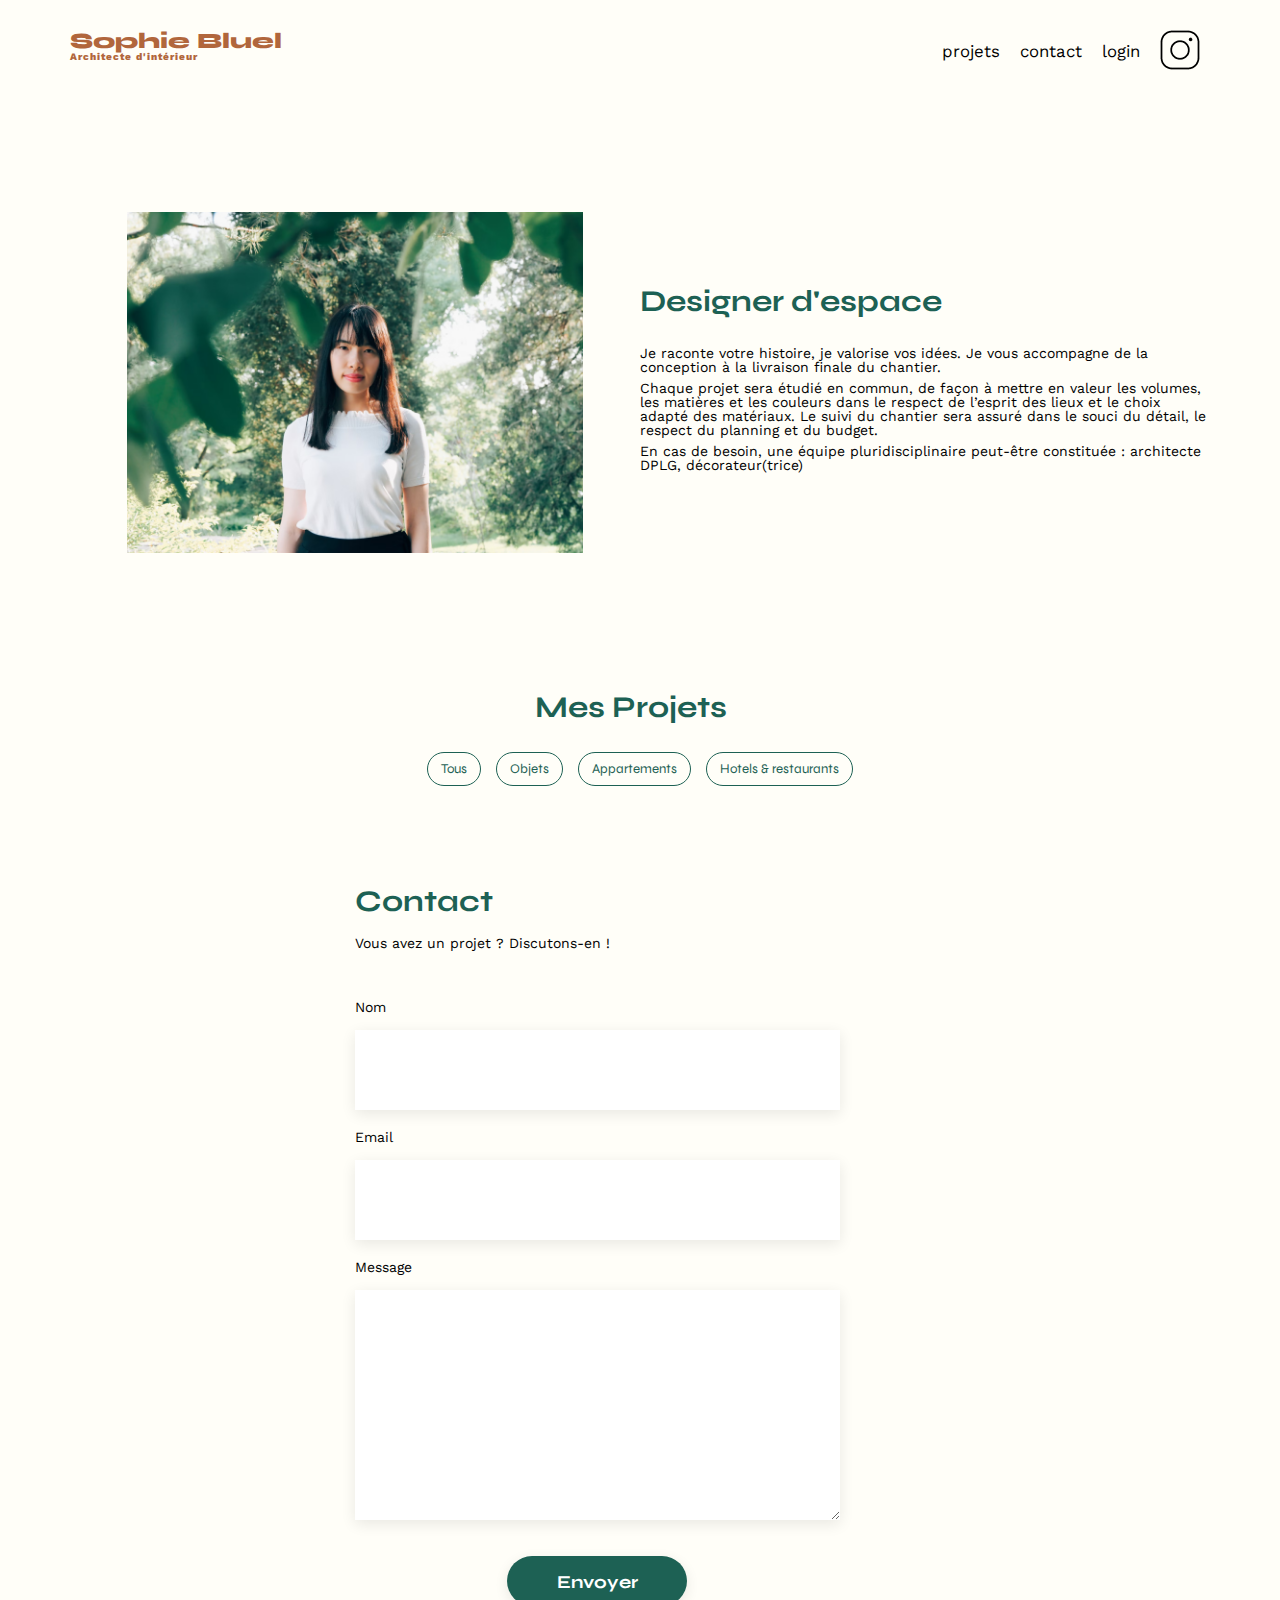
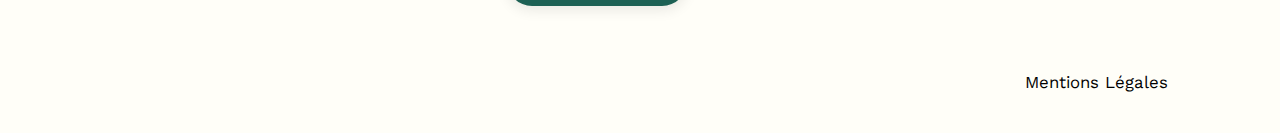
<file: FrontEnd/index.html>
<!DOCTYPE html>
<html lang="fr">

<head>
	<meta charset="UTF-8">
	<title>Sophie Bluel - Architecte d'intérieur</title>
	<meta name="viewport" content="width=device-width, initial-scale=1.0">
	<link rel="preconnect" href="https://fonts.googleapis.com">
	<link rel="preconnect" href="https://fonts.gstatic.com" crossorigin>
	<link rel="stylesheet" href="https://cdnjs.cloudflare.com/ajax/libs/font-awesome/6.4.0/css/all.min.css" integrity="sha512-iecdLmaskl7CVkqkXNQ/ZH/XLlvWZOJyj7Yy7tcenmpD1ypASozpmT/E0iPtmFIB46ZmdtAc9eNBvH0H/ZpiBw==" crossorigin="anonymous" referrerpolicy="no-referrer" />
	<link href="https://fonts.googleapis.com/css2?family=Syne:wght@700;800&family=Work+Sans&display=swap"
		rel="stylesheet">
	<meta name="description" content="">
	<link rel="stylesheet" href="./assets/css/style.css">
	<script type="module" src="./javascript/script.js" defer></script>
</head>

<body>
	<header>
		<div class="edit-banner">
			<button class="edit-banner-edition">
				<i class="fa-regular fa-pen-to-square"></i>
				<p>Mode édition</p>
			</button>
			<button class="edit-banner-change">publier les changements</button>
		</div>
		<div class="header-bar">
			<h1>Sophie Bluel <span>Architecte d'intérieur</span></h1>
			<nav>
				<ul>
					<li><a href="">projets</li></a>
					<li><a href="#contact">contact</li></a>
					<li><a href="./login.html" class="login">login</li></a>
					<li><img src="./assets/icons/instagram.png" alt="Instagram"></li>
				</ul>
			</nav>
		</div>
	</header>
	<main>




								<!-- MODAL -->


		<dialog>
			<div class="modal-content">
				<h2>Galerie photo</h2>
				<div class="modal-img"></div>
				<span class="modal-line"></span>
				<button class="modal-add-btn">Ajouter une photo</button>
				<p class="modal-delete-gallery">Supprimer la galerie</p>
			</div>
		</dialog>







		<section id="introduction">
			<figure>
				<img src="./assets/images/sophie-bluel.png" alt="">
			</figure>
			<article>
				<h2>Designer d'espace</h2>
				<p>Je raconte votre histoire, je valorise vos idées. Je vous accompagne de la conception à la livraison
					finale du chantier.</p>
				<p>Chaque projet sera étudié en commun, de façon à mettre en valeur les volumes, les matières et les
					couleurs dans le respect de l’esprit des lieux et le choix adapté des matériaux. Le suivi du
					chantier sera assuré dans le souci du détail, le respect du planning et du budget.</p>
				<p>En cas de besoin, une équipe pluridisciplinaire peut-être constituée : architecte DPLG,
					décorateur(trice)</p>
			</article>
		</section>
		<section id="portfolio">
			<div class="under-txt">
			<button class="edit-button">
				<i class="fa-regular fa-pen-to-square"></i>
				<p>Modifier</p>
			</button>
			<h2>Mes Projets</h2>
		</div>

			<!-- HTML POUR LES FILTRES -->


			<div class="filter_name">
				<button class="filter">Tous</button>
				<button class="filter">Objets</button>
				<button class="filter">Appartements</button>
				<button class="filter">Hotels & restaurants</button>
			</div>





			<div class="gallery">
			</div>
		</section>
		<section id="contact">
			<h2>Contact</h2>
			<p>Vous avez un projet ? Discutons-en !</p>
			<form action="#" method="post">
				<label for="name">Nom</label>
				<input type="text" name="name" id="name">
				<label for="email">Email</label>
				<input type="email" name="email" id="email">
				<label for="message">Message</label>
				<textarea name="message" id="message" cols="30" rows="10"></textarea>
				<input type="submit" value="Envoyer">
			</form>
		</section>
	</main>

	<footer>
		<nav>
			<ul>
				<li>Mentions Légales</li>
			</ul>
		</nav>
	</footer>
</body>

</html>
</file>
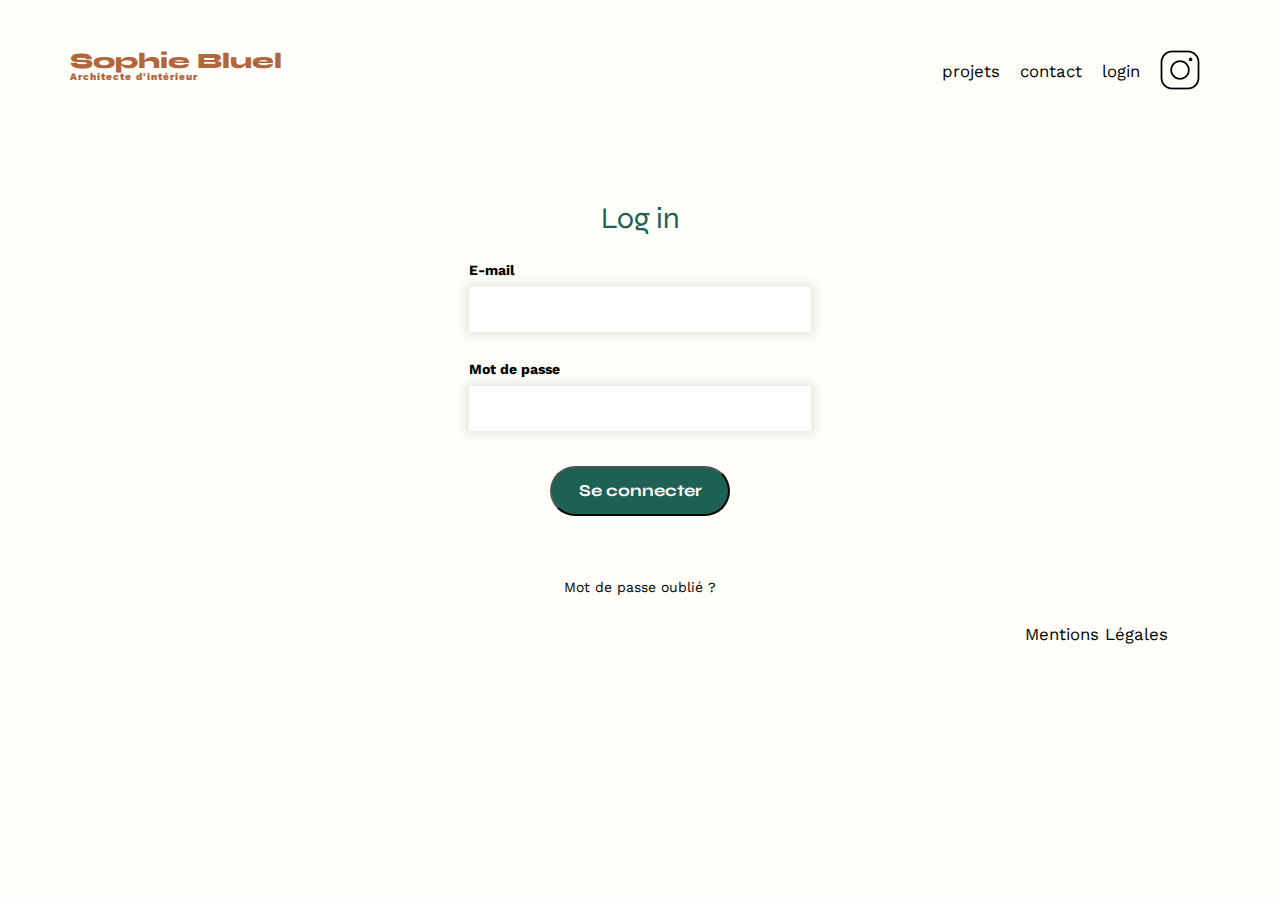
<file: FrontEnd/login.html>
<!DOCTYPE html> 
<html lang="fr">
<head>
	<meta charset="UTF-8">
	<title>Sophie Bluel - Architecte d'intérieur</title>
	<meta name="viewport" content="width=device-width, initial-scale=1.0">
	<link rel="preconnect" href="https://fonts.googleapis.com">
	<link rel="preconnect" href="https://fonts.gstatic.com" crossorigin>
	<link href="https://fonts.googleapis.com/css2?family=Syne:wght@700;800&family=Work+Sans&display=swap" rel="stylesheet">
	<meta name="description" content="">
	<link rel="stylesheet" href="./assets/css/style.css">
    <link rel="stylesheet" href="./assets/css/login.css">
    <script src="./javascript/login.js" defer></script>
</head>
<body>
    <header>
        <h1>Sophie Bluel <span>Architecte d'intérieur</span></h1>
        <nav>
            <ul>
                <li><a href="./index.html">projets</a></li>
                <li><a href="">contact</li></a>
                <li><a href="" class="login">login</li></a>
                <li><img src="./assets/icons/instagram.png" alt="Instagram"></li>
            </ul>
        </nav>
    </header>
    <main>
        <div class="login">
            <h2>Log in</h2>
            <form action="login.html" class="input">
                <label for="email">E-mail</label>
                <input type="email">
                <label for="password">Mot de passe</label>
                <input type="password">
               </form>
            <button class="login_btn">Se connecter</button>
            <p class="error">Erreur dans l’identifiant ou le mot de passe</p>
            <a class="forgot" href="">Mot de passe oublié ?</a>
        </div>
    </main>
    <footer>
        <nav>
            <ul>
                <li>Mentions Légales</li>
            </ul>
        </nav>
    </footer>
    </body>
    </html>
    
</body>
</html>
</file>
<file: FrontEnd/assets/css/login.css>
header {
  display: flex;
  justify-content: space-between;
  margin: 50px 0;
}

h2 {
  color: #1d6154;
  font-weight: 300;
  margin-top: 60px;
}

input {
  box-shadow: 0px 0px 10px 4px rgba(0, 0, 0, 0.09);
  padding: 15px;
  border: none;
}

label {
  font-weight: bold;
  margin-top: 30px;
  margin-bottom: 10px;
}

.login {
  display: flex;
  flex-direction: column;
  align-items: center;
}

.login_btn {
  font-family: "Syne";
  font-weight: 700;
  font-size: larger;
  color: white;
  background-color: #1d6154;
  margin: 35px;
  width: 180px;
  text-align: center;
  border-radius: 60px;
  height: 50px;
}
.input {
  display: flex;
  flex-direction: column;
  width: 30%;
}

.forgot:hover {
  text-decoration: underline;
  font-weight: normal;
}

.error {
  padding-top: 15px;
  font-weight: 700;
  color: red;
  visibility: hidden;
}
</file>
<file: FrontEnd/assets/css/style.css>
/* http://meyerweb.com/eric/tools/css/reset/
   v2.0 | 20110126
   License: none (public domain)
*/

html,
body,
div,
span,
applet,
object,
iframe,
h1,
h2,
h3,
h4,
h5,
h6,
p,
blockquote,
pre,
a,
abbr,
acronym,
address,
big,
cite,
code,
del,
dfn,
em,
img,
ins,
kbd,
q,
s,
samp,
small,
strike,
strong,
sub,
sup,
tt,
var,
b,
u,
i,
center,
dl,
dt,
dd,
ol,
ul,
li,
fieldset,
form,
label,
legend,
table,
caption,
tbody,
tfoot,
thead,
tr,
th,
td,
article,
aside,
canvas,
details,
embed,
figure,
figcaption,
footer,
header,
hgroup,
menu,
nav,
output,
ruby,
section,
summary,
time,
mark,
audio,
video {
  margin: 0;
  padding: 0;
  border: 0;
  font-size: 100%;
  font: inherit;
  vertical-align: baseline;
}
/* HTML5 display-role reset for older browsers */
article,
aside,
details,
figcaption,
figure,
footer,
header,
hgroup,
menu,
nav,
section {
  display: block;
}
body {
  line-height: 1;
}
ol,
ul {
  list-style: none;
}
blockquote,
q {
  quotes: none;
}
blockquote:before,
blockquote:after,
q:before,
q:after {
  content: "";
  content: none;
}
table {
  border-collapse: collapse;
  border-spacing: 0;
}
/** end reset css**/
body {
  max-width: 1140px;
  margin: auto;
  font-family: "Work Sans";
  font-size: 14px;
  background-color: rgba(255, 254, 248, 1);
}

section {
  margin: 50px 0;
  margin-top: 139px;
}

h1 {
  display: flex;
  flex-direction: column;
  font-family: "Syne";
  font-size: 22px;
  font-weight: 800;
  color: #b1663c;
}

h1 > span {
  font-family: "Work Sans";
  font-size: 10px;
  letter-spacing: 0.1em;
}

h2 {
  font-family: "Syne";
  font-weight: 700;
  font-size: 30px;
  color: #1d6154;
}
nav ul {
  display: flex;
  align-items: center;
  list-style-type: none;
}
nav li {
  padding: 0 10px;
  font-size: 1.2em;
}

li:hover {
  color: #b1663c;
}
#introduction {
  display: flex;
  align-items: center;
}
#introduction figure {
  flex: 1;
}
#introduction img {
  display: block;
  margin: auto;
  width: 80%;
}

#introduction article {
  flex: 1;
}
#introduction h2 {
  margin-bottom: 1em;
}

#introduction p {
  margin-bottom: 0.5em;
}
#portfolio h2 {
  text-align: center;
  margin-bottom: 1em;
}

a {
  text-decoration: none;
  color: black;
}

a:hover {
  font-weight: 700;
}

a:active {
  font-weight: 700;
}

/********************CSS POUR LES FILTRES**************************/

.filter_name {
  display: flex;
  justify-content: center;
  padding-bottom: 50px;
  gap: 15px;
  visibility: visible;
}

.filter {
  font-family: "syne";
  color: #1d6154;
  background-color: rgba(255, 254, 248, 1);
  border: 1.5px solid #1d6154;
  border-radius: 20px;
  padding: 8px 13px 8px 13px;
}

.filter:hover {
  background-color: #1d6154;
  color: white;
  cursor: pointer;
}

.filter.active {
  background-color: #1d6154;
  color: white;
  cursor: pointer;
}

/***************************FIN CSS FILTRES*****************************************/

/***************************Login*************************/

.login-btn {
  font-family: "Syne";
  color: #1d6154;
  background-color: white;
  border: 1.5px solid #1d6154;
  border-radius: 20px;
  padding: 8px 13px 8px 13px;
}

.login-btn:hover {
  background-color: #227566;
}

/***********************FIN Login******************************/

/***************************Barre d'édition***********************/

.edit-banner {
  display: flex;
  justify-content: center;
  gap: 25px;
  background-color: black;
  padding: 12px;
  display: none;
}

.edit-banner-edition {
  display: flex;
  align-items: center;
  gap: 10px;
  font-size: 16px;
  padding-top: 3px;
  color: white;
  background: none;
  border: none;
}

.edit-banner-change {
  border: none;
  border-radius: 20px;
  padding: 10px 15px 10px 15px;
  font-weight: bold;
  font-size: 16px;
}

.header-bar {
  display: flex;
  justify-content: space-between;
  margin: 30px 0 50px 0;
}

.edit-button {
  display: flex;
  gap: 6px;
  font-size: 14px;
  background: none;
  border: none;
  cursor: pointer;
  padding-top: 10px;
  visibility: hidden;
}

.under-txt {
  display: flex;
  justify-content: center;
  flex-direction: row-reverse;
  gap: 20px;
  padding-left: 70px;
}

/*****************************fin barre d'édition**************************/

/**********************************MODAL*******************************/
dialog {
  position: fixed;
  width: 38%;
  border-radius: 10px;
  border: none;
  padding: 0;
}

dialog::backdrop {
  background-color: #00000073;
}

.modal-content {
  display: flex;
  flex-direction: column;
  flex-wrap: wrap;
  align-items: center;
  padding: 30px 10px;
}

.modal-content_add-work {
  display: flex;
  flex-direction: column;
  align-items: center;
  width: 100%;
}

.modal-line {
  border: 1px solid rgba(179, 179, 179, 1);
  border-top: none;
  width: 70%;
  margin-top: 10px;
}

.modal-img {
  display: flex;
  flex-wrap: wrap;
  gap: 12px;
  padding-top: 30px;
  padding-bottom: 20px;
  width: 95%;
}

.modal-img img {
  width: 90px;
  height: 120px;
}

.modal-img-edit_position:hover .modal-arrow-icon {
  visibility: visible;
}

.modal-img-position {
  display: flex;
  flex-direction: column;
  gap: 5px;
  position: relative;
}

.modal-img-position i {
  color: white;
  position: absolute;
  font-size: 14px;
  padding: 4px;
  background-color: black;
  border-radius: 2px;
}

.modal-arrow-icon {
  position: absolute;
  top: 5px;
  right: 30px;
}

.modal-trash-icon {
  position: relative;
  right: 5px;
  top: 5px;
  cursor: pointer;
}

.modal-add-btn {
  background-color: #1d6154;
  color: white;
  border-radius: 20px;
  padding: 8px 13px 8px 13px;
  border: 1.5px solid #1d6154;
  font-family: "Syne";
  font-size: 17px;
  margin-top: 30px;
  margin-bottom: 15px;
  width: 40%;
  cursor: pointer;
}

.modal-delete-gallery {
  color: #d65353;
  font-family: "Syne";
  cursor: pointer;
}

.modal-add-work_return-icon {
  font-size: 18px;
  padding-left: 10px;
  cursor: pointer;
  position: absolute;
  top: 20px;
  left: 40px;
}

form {
  width: 85%;
}

.selected-img {
  display: none;
  height: 100%;
  width: 129px;
}

.add-img-form {
  display: flex;
  flex-direction: column;
  align-items: center;
  justify-content: center;
  margin-top: 40px;
  background-color: #e8f1f6;
  margin-bottom: 10px;
  border-radius: 5px;
  height: 170px;
  width: 100%;
}

.valid-form-message,
.invalid-form-message,
.invalid-request-form-message {
  padding-bottom: 20px;
}

.valid-form-message {
  color: green;
  display: none;
}

.active {
  background-color: #1d6154 !important;
}

.invalid-form-message,
.invalid-request-form-message {
  color: #d65353;
  display: none;
}

.add-img-form i {
  font-size: 64px;
  color: #b9c5cc;
}

.add-img-form p {
  font-size: 12px;
}

.add-img-form input {
  display: none;
}

.form-add-img-button {
  font-size: 14px;
  margin-top: 15px;
  margin-bottom: 10px;
  padding: 10px 25px;
  border-radius: 20px;
  background-color: #cbd6dc;
  color: #306685;
}

.modal-add-work_input {
  padding-top: 20px;
  display: flex;
  flex-direction: column;
  gap: 15px;
  padding-bottom: 15px;
}

input[type="text"],
select {
  padding: 15px;
  border: none;
  box-shadow: 0px 4px 14px 0px #0000002c;
}

select {
  margin-bottom: 40px;
}

.modal-add-work_confirm-btn {
  font-family: "Syne";
  margin-top: 30px;
  padding: 10px;
  width: 30%;
  border: none;
  border-radius: 20px;
  color: white;
  background-color: #a7a7a7;
  font-size: 16px;
}

/******************************END MODAL****************************/

.gallery {
  width: 100%;
  display: grid;
  grid-template-columns: 1fr 1fr 1fr;
  grid-column-gap: 20px;
  grid-row-gap: 20px;
}

.gallery img {
  width: 100%;
}
#contact {
  width: 50%;
  margin: auto;
}

#contact h2 {
  margin-bottom: 20px;
}
#contact form {
  text-align: left;
  margin-top: 30px;
  display: flex;
  flex-direction: column;
}

#contact input {
  height: 50px;
  font-size: 18px;
  border: none;
  box-shadow: 0px 4px 14px rgba(0, 0, 0, 0.09);
  padding: 15px;
}
#contact label {
  margin: 20px 0px 16px 0px;
}
#contact textarea {
  font-size: 18px;
  border: none;
  box-shadow: 0px 4px 14px rgba(0, 0, 0, 0.09);
  padding: 15px;
}

input[type="submit"] {
  font-family: "Syne";
  font-weight: 700;
  color: white;
  background-color: #1d6154;
  margin: 2em auto;
  width: 180px;
  text-align: center;
  border-radius: 60px;
}

footer nav ul {
  display: flex;
  justify-content: flex-end;
  margin: 32px;
}
</file>
